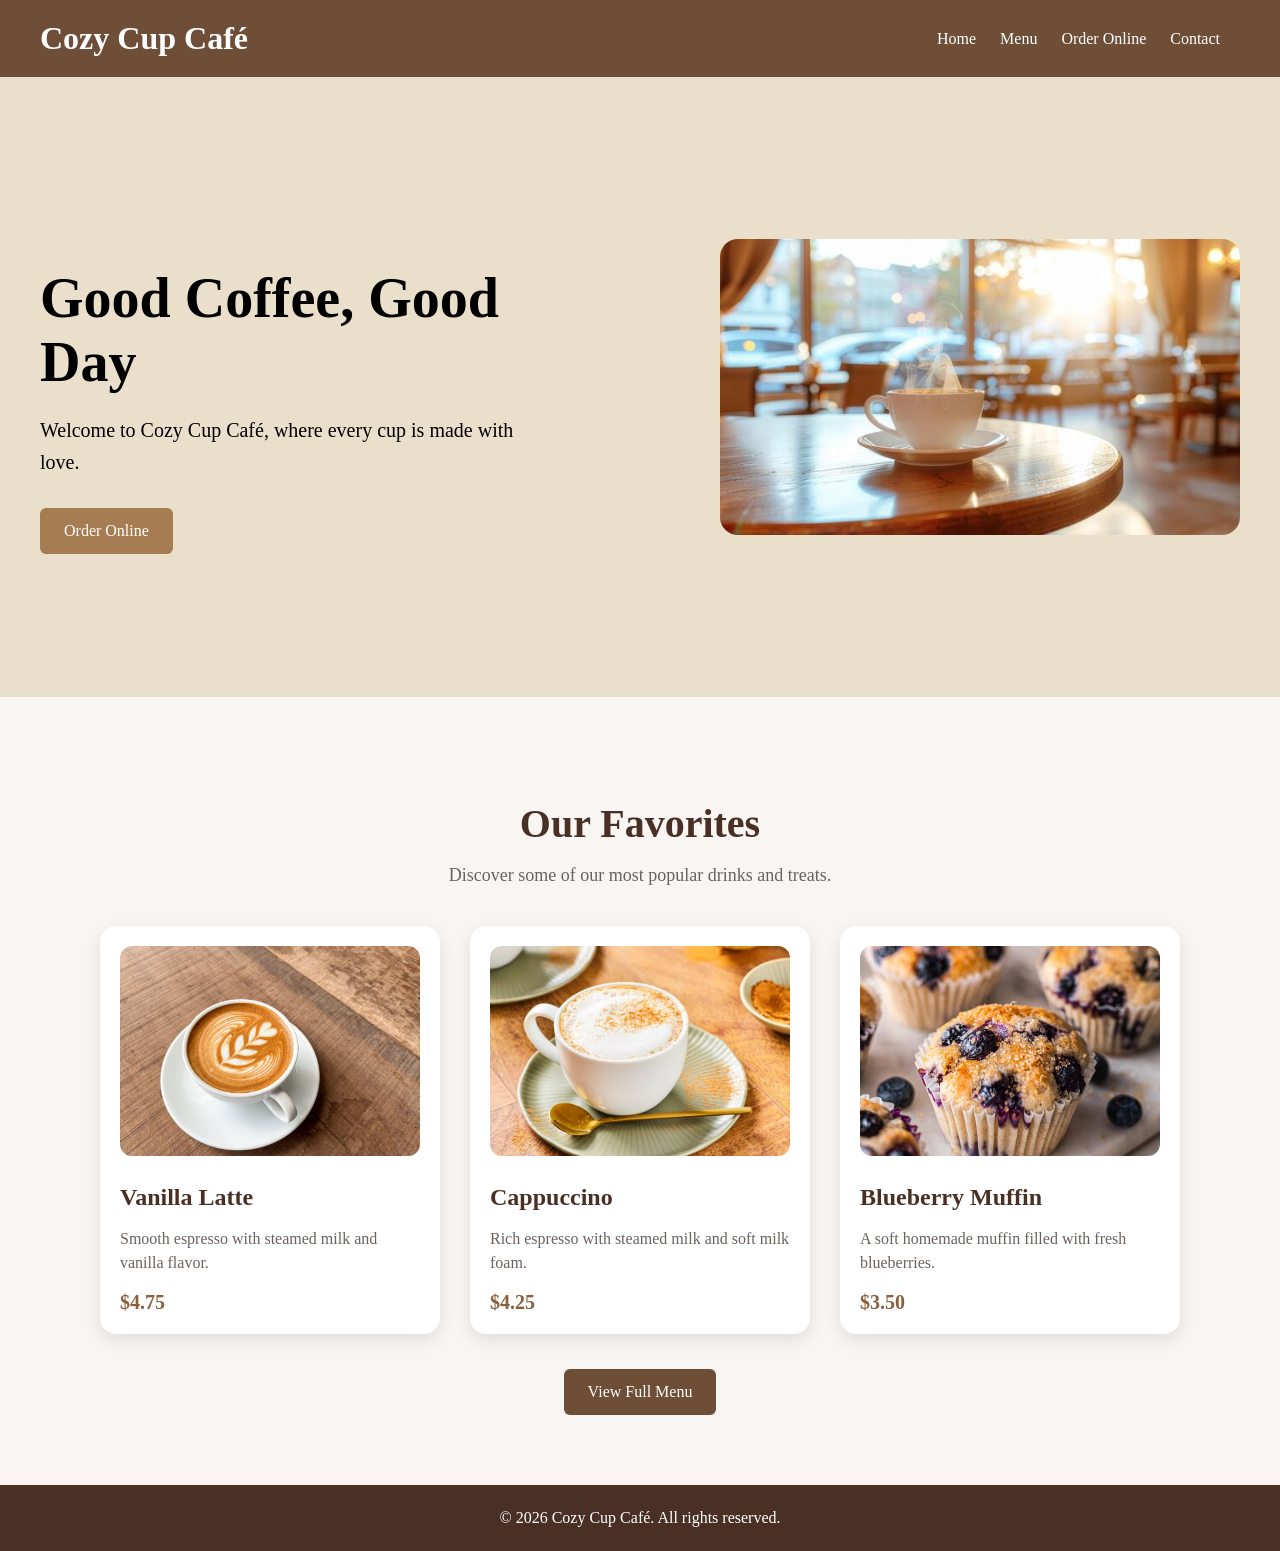
<file: index.html>
<!DOCTYPE html>
<html lang="en">
<head>
    <meta charset="UTF-8">
    <meta name="viewport" content="width=device-width, initial-scale=1.0">
    <title>Cozy Cup Café</title>
    <link rel="stylesheet" href="style.css">
</head>
<body>

    <header>
        <h1>Cozy Cup Café</h1>

        <nav>
            <a href="index.html">Home</a>
            <a href="menu.html">Menu</a>
            <a href="order.html">Order Online</a>
            <a href="contact.html">Contact</a>
        </nav>
    </header>

    <main>
<section class="hero">
    <div class="hero-text">
        <h2>Good Coffee, Good Day</h2>

        <p>
            Welcome to Cozy Cup Café, where every cup is made with love.
        </p>

        <a href="order.html" class="order-button">
            Order Online
        </a>
    </div>

    <img
        src="images/coffee.jpg"
        alt="Cup of coffee"
        class="hero-image">
</section>
<section class="featured-menu">
    <h2>Our Favorites</h2>

    <p class="section-intro">
        Discover some of our most popular drinks and treats.
    </p>

    <div class="menu-cards">
        <article class="menu-card">
            <img src="images/latte.jpg" alt="Vanilla latte">

            <h3>Vanilla Latte</h3>

            <p>
                Smooth espresso with steamed milk and vanilla flavor.
            </p>

            <span class="price">$4.75</span>
        </article>

        <article class="menu-card">
            <img src="images/cappuccino.jpg" alt="Cappuccino">

            <h3>Cappuccino</h3>

            <p>
                Rich espresso with steamed milk and soft milk foam.
            </p>

            <span class="price">$4.25</span>
        </article>

        <article class="menu-card">
            <img src="images/muffin.jpg" alt="Blueberry muffin">

            <h3>Blueberry Muffin</h3>

            <p>
                A soft homemade muffin filled with fresh blueberries.
            </p>

            <span class="price">$3.50</span>
        </article>
    </div>

    <a href="menu.html" class="menu-button">View Full Menu</a>
</section>
    </main>

    <footer>
        <p>&copy; 2026 Cozy Cup Café. All rights reserved.</p>
    </footer>

</body>
</html>
</file>
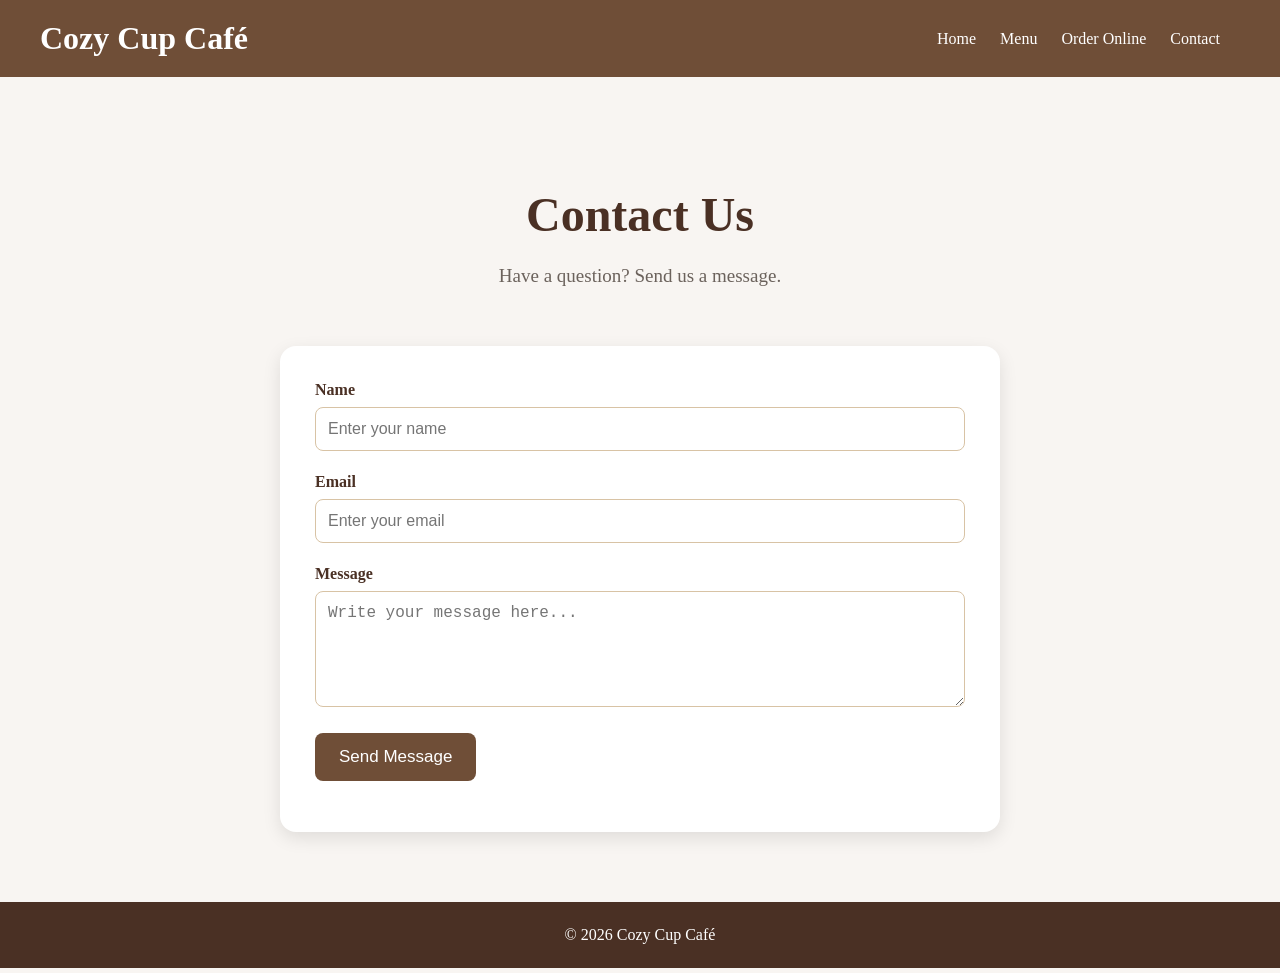
<file: contact.html>
<!DOCTYPE html>
<html lang="en">

<head>
    <meta charset="UTF-8">
    <meta name="viewport" content="width=device-width, initial-scale=1.0">
    <title>Contact | Cozy Cup Café</title>
    <link rel="stylesheet" href="style.css">
</head>

<body>

    <header>
        <h1>Cozy Cup Café</h1>

        <nav>
            <a href="index.html">Home</a>
            <a href="menu.html">Menu</a>
            <a href="order.html">Order Online</a>
            <a href="contact.html">Contact</a>
        </nav>
    </header>

    <main>

        <section class="contact-page">

            <div class="page-heading">
                <h2>Contact Us</h2>
                <p>Have a question? Send us a message.</p>
            </div>

            <form class="contact-form">

                <div class="form-group">
                    <label for="contact-name">Name</label>
                    <input
                        type="text"
                        id="contact-name"
                        name="contact-name"
                        placeholder="Enter your name"
                        required>
                </div>

                <div class="form-group">
                    <label for="contact-email">Email</label>
                    <input
                        type="email"
                        id="contact-email"
                        name="contact-email"
                        placeholder="Enter your email"
                        required>
                </div>

                <div class="form-group">
                    <label for="message">Message</label>
                    <textarea
                        id="message"
                        name="message"
                        rows="5"
                        placeholder="Write your message here..."
                        required></textarea>
                </div>

                <button type="submit" class="contact-submit-button">
                    Send Message
                </button>

                <p id="contact-message"></p>

            </form>

        </section>

    </main>

    <footer>
        <p>&copy; 2026 Cozy Cup Café</p>
    </footer>

    <script src="script.js"></script>

</body>

</html>
</file>
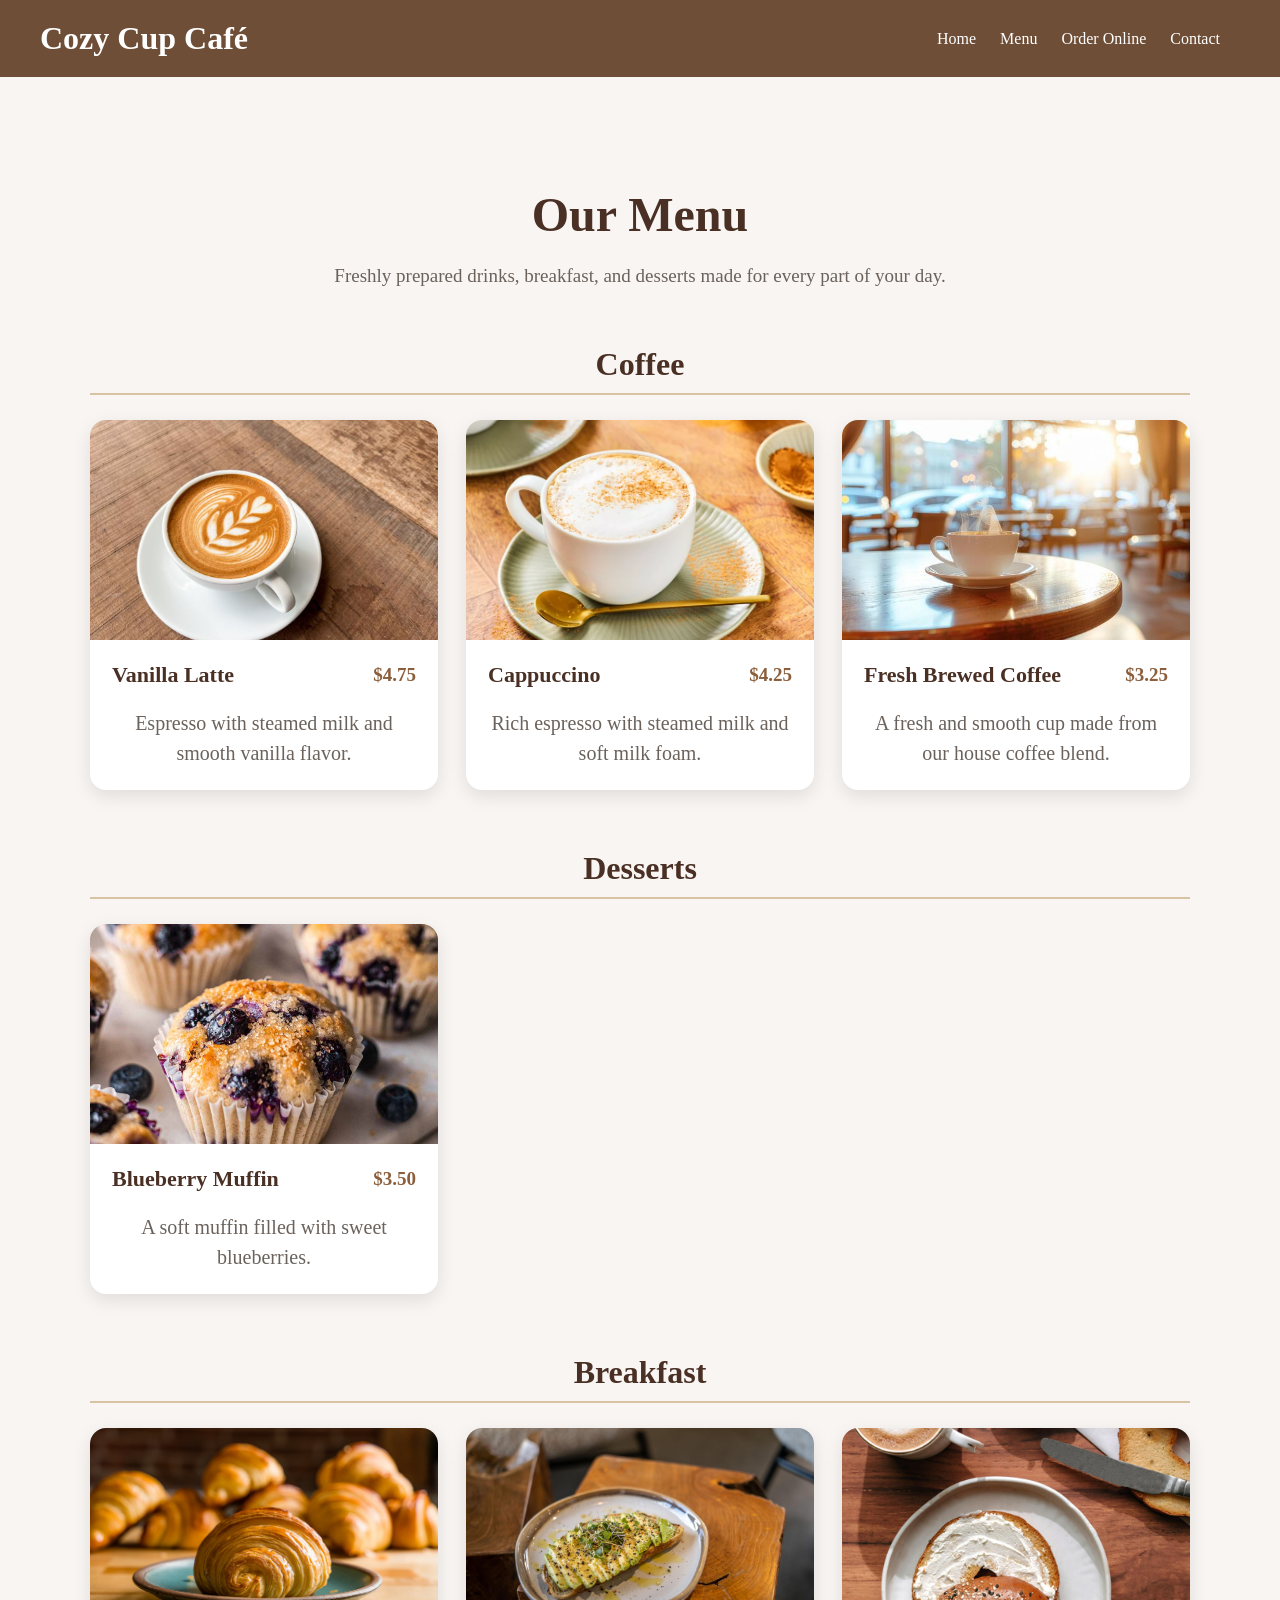
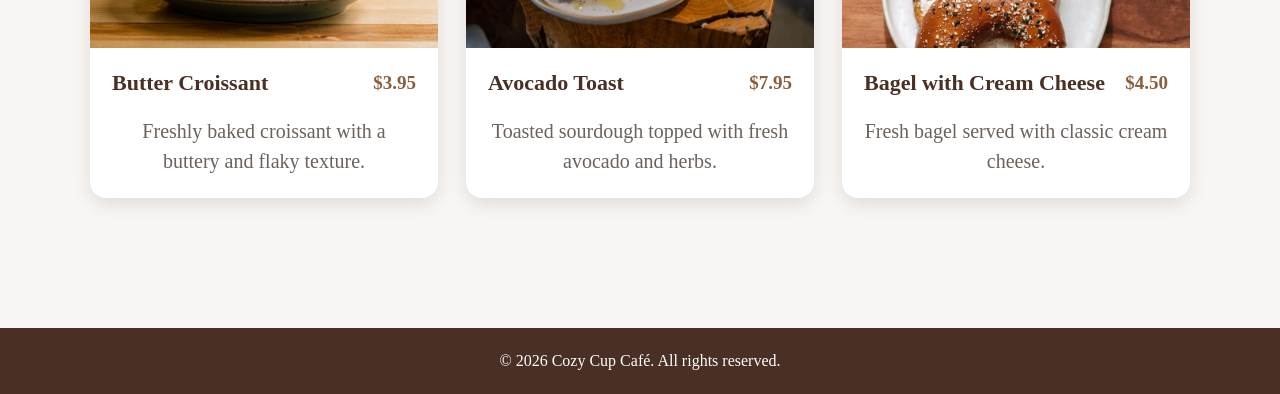
<file: menu.html>
<!DOCTYPE html>
<html lang="en">
<head>
    <meta charset="UTF-8">
    <meta name="viewport" content="width=device-width, initial-scale=1.0">
    <title>Menu | Cozy Cup Café</title>
    <link rel="stylesheet" href="style.css">
</head>
<body>

    <header>
        <h1>Cozy Cup Café</h1>

        <nav>
            <a href="index.html">Home</a>
            <a href="menu.html">Menu</a>
            <a href="order.html">Order Online</a>
            <a href="contact.html">Contact</a>
        </nav>
    </header>

    <main>
    <section class="menu-page">
        <div class="page-heading">
            <h2>Our Menu</h2>
            <p>
                Freshly prepared drinks, breakfast, and desserts
                made for every part of your day.
            </p>
        </div>

        <section class="menu-category">
            <h3>Coffee</h3>

            <div class="full-menu-grid">
                <article class="full-menu-card">
                    <img src="images/latte.jpg" alt="Vanilla latte">

                    <div class="menu-item-content">
                        <div class="menu-item-heading">
                            <h4>Vanilla Latte</h4>
                            <span>$4.75</span>
                        </div>

                        <p>
                            Espresso with steamed milk and smooth vanilla flavor.
                        </p>
                    </div>
                </article>

                <article class="full-menu-card">
                    <img src="images/cappuccino.jpg" alt="Cappuccino">

                    <div class="menu-item-content">
                        <div class="menu-item-heading">
                            <h4>Cappuccino</h4>
                            <span>$4.25</span>
                        </div>

                        <p>
                            Rich espresso with steamed milk and soft milk foam.
                        </p>
                    </div>
                </article>

                <article class="full-menu-card">
                    <img src="images/coffee.jpg" alt="Fresh brewed coffee">

                    <div class="menu-item-content">
                        <div class="menu-item-heading">
                            <h4>Fresh Brewed Coffee</h4>
                            <span>$3.25</span>
                        </div>

                        <p>
                            A fresh and smooth cup made from our house coffee blend.
                        </p>
                    </div>
                </article>
            </div>
        </section>

        <section class="menu-category">
            <h3>Desserts</h3>

            <div class="full-menu-grid">
                <article class="full-menu-card">
                    <img src="images/muffin.jpg" alt="Blueberry muffin">

                    <div class="menu-item-content">
                        <div class="menu-item-heading">
                            <h4>Blueberry Muffin</h4>
                            <span>$3.50</span>
                        </div>

                        <p>
                            A soft muffin filled with sweet blueberries.
                        </p>
                    </div>
                </article>
            </div>
        </section>
        <section class="menu-category">

    <h3>Breakfast</h3>

    <div class="full-menu-grid">

        <article class="full-menu-card">

            <img src="images/croissant.jpg" alt="Butter Croissant">

            <div class="menu-item-content">

                <div class="menu-item-heading">
                    <h4>Butter Croissant</h4>
                    <span>$3.95</span>
                </div>

                <p>
                    Freshly baked croissant with a buttery and flaky texture.
                </p>

            </div>

        </article>

        <article class="full-menu-card">

            <img src="images/avocado-toast.jpg" alt="Avocado Toast">

            <div class="menu-item-content">

                <div class="menu-item-heading">
                    <h4>Avocado Toast</h4>
                    <span>$7.95</span>
                </div>

                <p>
                    Toasted sourdough topped with fresh avocado and herbs.
                </p>

            </div>

        </article>

        <article class="full-menu-card">

            <img src="images/bagel.jpg" alt="Bagel">

            <div class="menu-item-content">

                <div class="menu-item-heading">
                    <h4>Bagel with Cream Cheese</h4>
                    <span>$4.50</span>
                </div>

                <p>
                    Fresh bagel served with classic cream cheese.
                </p>

            </div>

        </article>

    </div>

</section>
    </section>
</main>

    <footer>
        <p>&copy; 2026 Cozy Cup Café. All rights reserved.</p>
    </footer>

</body>
</html>
</file>
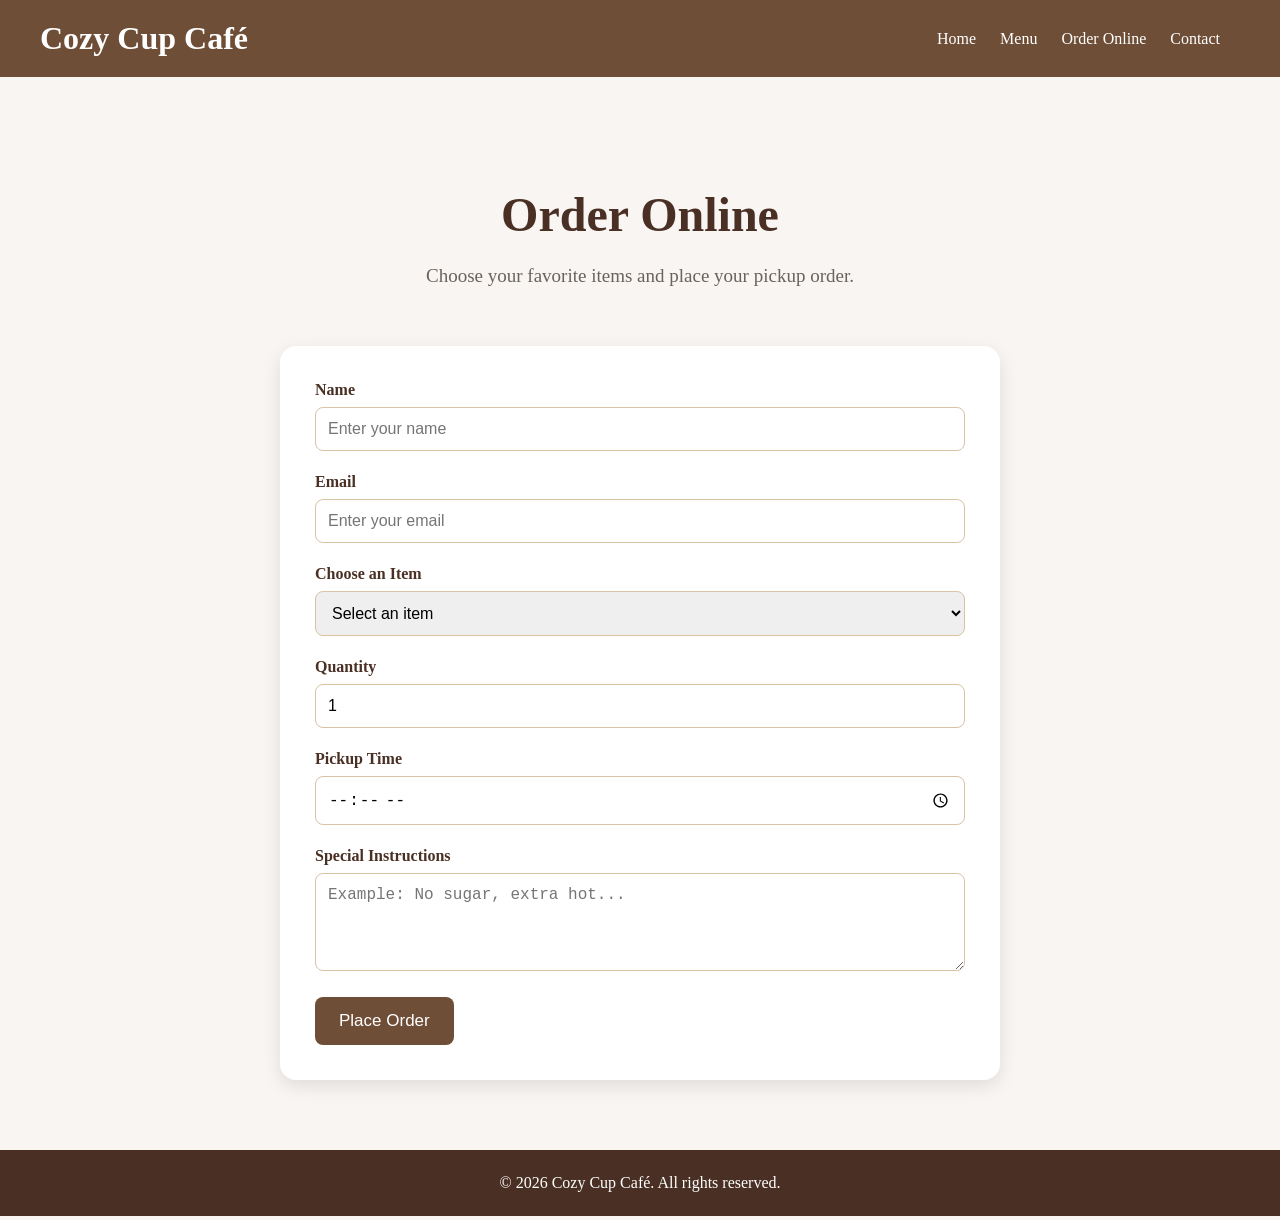
<file: order.html>
<!DOCTYPE html>
<html lang="en">

<head>
    <meta charset="UTF-8">
    <meta name="viewport" content="width=device-width, initial-scale=1.0">

    <title>Order Online | Cozy Cup Café</title>

    <link rel="stylesheet" href="style.css">
</head>

<body>

    <header>
        <h1>Cozy Cup Café</h1>

        <nav>
            <a href="index.html">Home</a>
            <a href="menu.html">Menu</a>
            <a href="order.html">Order Online</a>
            <a href="contact.html">Contact</a>
        </nav>
    </header>


    <main>

        <section class="order-page">

            <div class="page-heading">
                <h2>Order Online</h2>
                <p>Choose your favorite items and place your pickup order.</p>
            </div>

            <form class="order-form">

                <div class="form-group">
                    <label for="customer-name">Name</label>

                    <input
                        type="text"
                        id="customer-name"
                        name="customer-name"
                        placeholder="Enter your name"
                        required>
                </div>

                <div class="form-group">
                    <label for="email">Email</label>

                    <input
                        type="email"
                        id="email"
                        name="email"
                        placeholder="Enter your email"
                        required>
                </div>

                <div class="form-group">
                    <label for="item">Choose an Item</label>

                    <select id="item" name="item" required>
                        <option value="">Select an item</option>
                        <option value="latte">Vanilla Latte</option>
                        <option value="cappuccino">Cappuccino</option>
                        <option value="coffee">Fresh Brewed Coffee</option>
                        <option value="muffin">Blueberry Muffin</option>
                        <option value="croissant">Butter Croissant</option>
                        <option value="avocado-toast">Avocado Toast</option>
                        <option value="bagel">Bagel with Cream Cheese</option>
                    </select>
                </div>

                <div class="form-group">
                    <label for="quantity">Quantity</label>

                    <input
                        type="number"
                        id="quantity"
                        name="quantity"
                        min="1"
                        value="1"
                        required>
                </div>

                <div class="form-group">
                    <label for="pickup-time">Pickup Time</label>

                    <input
                        type="time"
                        id="pickup-time"
                        name="pickup-time"
                        required>
                </div>

                <div class="form-group">
                    <label for="notes">Special Instructions</label>

                    <textarea
                        id="notes"
                        name="notes"
                        rows="4"
                        placeholder="Example: No sugar, extra hot..."></textarea>
                </div>

                <button type="submit" class="order-submit-button">
                    Place Order
                </button>

                <div id="order-summary">
                    <h3>Order Summary</h3>
                    <p id="order-details"></p>
                    <p id="order-total"></p>
                    <p id="order-message"></p>
                </div>
            </form>

        </section>

    </main>


    <footer>
        <p>&copy; 2026 Cozy Cup Café. All rights reserved.</p>
    </footer>

    <script src="script.js"></script>

</body>
</html>
</file>
<file: style.css>
body {
    background-color: #f8f5f2;
    margin: 0;
}
header {
    background-color: #6F4E37;
    color: white;
    padding: 20px 40px;

    display: flex;
    justify-content: space-between;
    align-items: center;
}
header h1 {
    margin: 0;
}
nav a {
    color: white;
    text-decoration: none;
    margin-right: 20px;
}
.hero {
    min-height: 500px;
    padding: 60px 40px;
    background-color: #eadfcb;

    display: flex;
    justify-content: space-between;
    align-items: center;
    gap: 40px;
}

.hero h2 {
    font-size: 56px;
    margin-bottom: 20px;
}

.hero p {
    font-size: 20px;
    max-width: 500px;
    line-height: 1.6;
    margin-bottom: 30px;
}

.order-button {
    display: inline-block;
    background-color: #a67c52;
    color: white;
    text-decoration: none;
    padding: 14px 24px;
    border-radius: 6px;
}
.hero-text {
    max-width: 520px;
}

.hero-image {
    width: 45%;
    max-width: 520px;
    border-radius: 18px;
}
.featured-menu {
    padding: 70px 40px;
    text-align: center;
}

.featured-menu h2 {
    font-size: 40px;
    color: #4a3024;
    margin-bottom: 10px;
}

.section-intro {
    font-size: 18px;
    color: #6b625c;
    margin-bottom: 40px;
}

.menu-cards {
    display: flex;
    justify-content: center;
    gap: 30px;
    margin-bottom: 35px;
}

.menu-card {
    width: 300px;
    background-color: white;
    padding: 20px;
    border-radius: 16px;
    box-shadow: 0 6px 18px rgba(0, 0, 0, 0.10);
    text-align: left;
}

.menu-card img {
    width: 100%;
    height: 210px;
    object-fit: cover;
    border-radius: 12px;
}

.menu-card h3 {
    color: #4a3024;
    font-size: 24px;
    margin-bottom: 10px;
}

.menu-card p {
    color: #6b625c;
    line-height: 1.5;
}

.price {
    display: block;
    color: #8b5e3c;
    font-size: 20px;
    font-weight: bold;
    margin-top: 15px;
}

.menu-button {
    display: inline-block;
    background-color: #6f4e37;
    color: white;
    text-decoration: none;
    padding: 14px 24px;
    border-radius: 6px;
}
.menu-card {
    transition: transform 0.3s ease, box-shadow 0.3s ease;
}

.menu-card:hover {
    transform: translateY(-8px);
    box-shadow: 0 12px 25px rgba(0, 0, 0, 0.16);
}
.order-button,
.menu-button {
    transition: background-color 0.3s ease, transform 0.3s ease;
}

.order-button:hover,
.menu-button:hover {
    background-color: #4a3024;
    transform: translateY(-2px);
}
footer {
    background-color: #4a3024;
    color: white;
    text-align: center;
    padding: 24px;
}

footer p {
    margin: 0;
}
.menu-page {

    padding: 80px 40px;

    text-align: center;

}

.menu-page h2 {

    font-size: 48px;

    color: #4a3024;

}

.menu-page p {

    font-size: 20px;

    color: #6b625c;

}
.menu-page {
    padding: 70px 40px;
}

.page-heading {
    max-width: 700px;
    margin: 0 auto 55px;
    text-align: center;
}

.page-heading h2 {
    color: #4a3024;
    font-size: 48px;
    margin-bottom: 12px;
}

.page-heading p {
    color: #6b625c;
    font-size: 19px;
    line-height: 1.6;
}

.menu-category {
    max-width: 1100px;
    margin: 0 auto 60px;
}

.menu-category > h3 {
    color: #4a3024;
    font-size: 32px;
    margin-bottom: 25px;
    border-bottom: 2px solid #d8c3a5;
    padding-bottom: 10px;
}

.full-menu-grid {
    display: grid;
    grid-template-columns: repeat(3, 1fr);
    gap: 28px;
}

.full-menu-card {
    overflow: hidden;
    background-color: white;
    border-radius: 16px;
    box-shadow: 0 6px 18px rgba(0, 0, 0, 0.1);
    transition: transform 0.3s ease, box-shadow 0.3s ease;
}

.full-menu-card:hover {
    transform: translateY(-6px);
    box-shadow: 0 12px 25px rgba(0, 0, 0, 0.15);
}

.full-menu-card img {
    display: block;
    width: 100%;
    height: 220px;
    object-fit: cover;
}

.menu-item-content {
    padding: 22px;
}

.menu-item-heading {
    display: flex;
    justify-content: space-between;
    align-items: center;
    gap: 15px;
}

.menu-item-heading h4 {
    color: #4a3024;
    font-size: 22px;
    margin: 0;
}

.menu-item-heading span {
    color: #8b5e3c;
    font-size: 19px;
    font-weight: bold;
}

.menu-item-content p {
    color: #6b625c;
    line-height: 1.5;
    margin-bottom: 0;
}

.order-page {
    padding: 70px 40px;
}

.order-form {
    max-width: 650px;
    margin: 0 auto;
    background-color: white;
    padding: 35px;
    border-radius: 16px;
    box-shadow: 0 6px 18px rgba(0, 0, 0, 0.1);
}

.form-group {
    margin-bottom: 22px;
}

.form-group label {
    display: block;
    margin-bottom: 8px;
    color: #4a3024;
    font-weight: bold;
}

.form-group input,
.form-group select,
.form-group textarea {
    width: 100%;
    padding: 12px;
    border: 1px solid #d8c3a5;
    border-radius: 8px;
    font-size: 16px;
    box-sizing: border-box;
}

.order-submit-button {
    background-color: #6f4e37;
    color: white;
    border: none;
    padding: 14px 24px;
    border-radius: 8px;
    font-size: 17px;
    cursor: pointer;
}

.order-submit-button:hover {
    background-color: #4a3024;
}
.contact-page {
    padding: 70px 40px;
}

.contact-form {
    max-width: 650px;
    margin: 0 auto;
    background-color: white;
    padding: 35px;
    border-radius: 16px;
    box-shadow: 0 6px 18px rgba(0, 0, 0, 0.1);
}

.contact-submit-button {
    background-color: #6f4e37;
    color: white;
    border: none;
    padding: 14px 24px;
    border-radius: 8px;
    font-size: 17px;
    cursor: pointer;
}

.contact-submit-button:hover {
    background-color: #4a3024;
}

#order-summary {
    display: none;
    margin-top: 25px;
    padding: 20px;
    background-color: #f8f1eb;
    border-radius: 10px;
}

#order-summary h3 {
    margin-top: 0;
    color: #4a3024;
}

#order-total {
    font-weight: bold;
}

#order-message {
    margin-top: 15px;
    color: #6f4e37;
}

#contact-message {
    margin-top: 15px;
    color: #6f4e37;
    font-weight: bold;
}

@media (max-width: 768px) {
    header {
        flex-direction: column;
        gap: 15px;
    }

    nav {
        flex-wrap: wrap;
        justify-content: center;
    }

    .full-menu-grid {
        grid-template-columns: 1fr;
    }

    .order-page,
    .contact-page,
    .menu-page {
        padding: 40px 20px;
    }

    .order-form,
    .contact-form {
        padding: 20px;
    }

    .menu-cards {
        flex-direction: column;
        align-items: center;
        gap: 20px;
    }

    .hero {
        flex-direction: column;
        padding: 40px 20px;
        text-align: center;
    }

    .hero-text {
        max-width: 100%;
    }

    .hero-image {
        width: 100%;
        max-width: 520px;
    }

    nav {
        flex-wrap: wrap;
        justify-content: center;
        gap: 18px;
    }

    nav a {
        font-size: 16px;
    }

    
}
</file>
